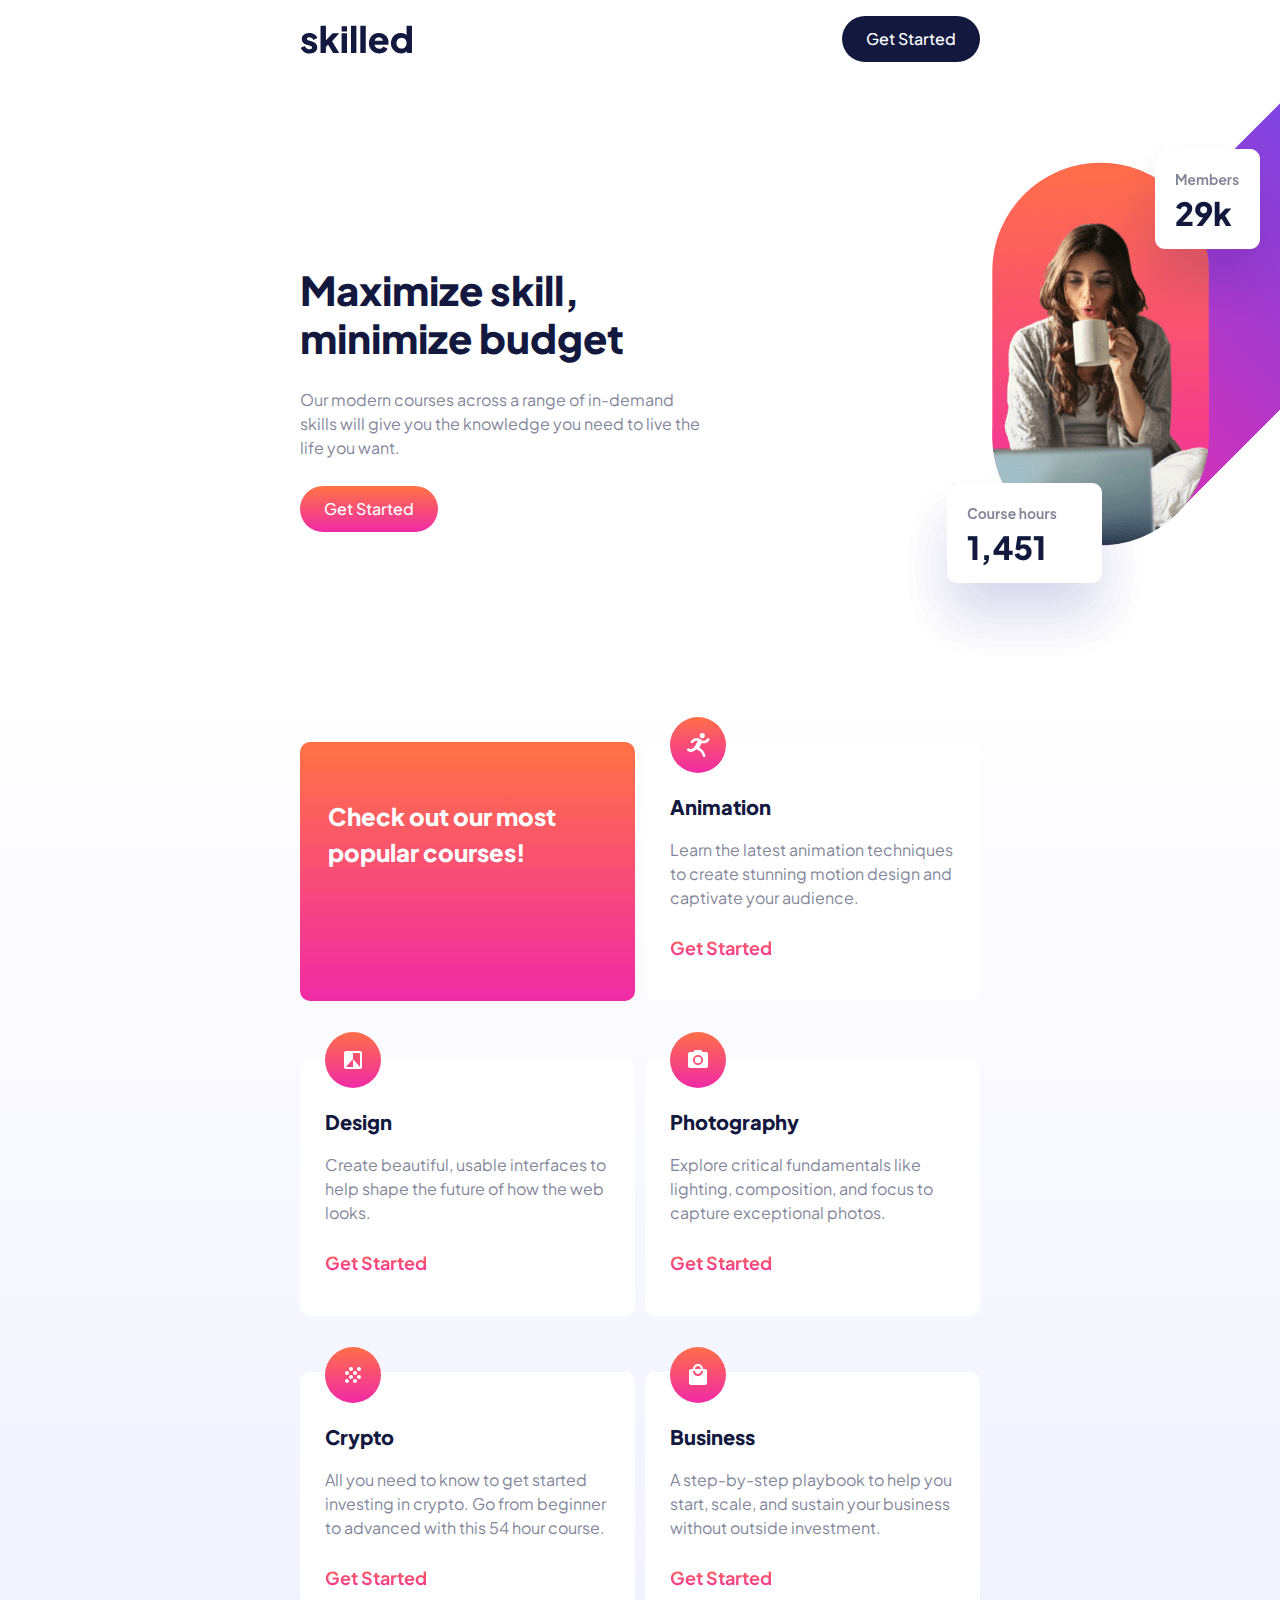
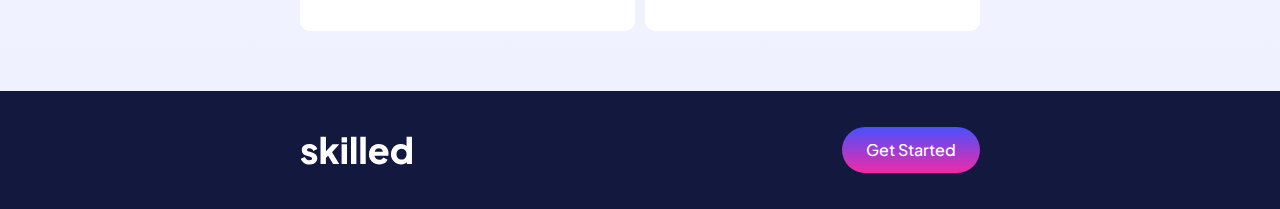
<file: index.html>
<!DOCTYPE html>
<html lang="en">
<head>
  <meta charset="UTF-8">
  <meta name="viewport" content="width=device-width, initial-scale=1.0">
  <link rel="icon" type="image/png" sizes="32x32" href="./assets/favicon-32x32.png">
  <link rel="stylesheet" href="/styles/style.css">
  <script src="https://cdnjs.cloudflare.com/ajax/libs/gsap/3.11.3/gsap.min.js" integrity="sha512-gmwBmiTVER57N3jYS3LinA9eb8aHrJua5iQD7yqYCKa5x6Jjc7VDVaEA0je0Lu0bP9j7tEjV3+1qUm6loO99Kw==" crossorigin="anonymous" referrerpolicy="no-referrer" defer></script>
  <script src="/js/app.js" defer></script>
  <title>Skilled e-learning landing page</title>
</head>
<body>
  <main>
  <div class="wrapper">
    <div class="container">
      <header>
        <nav class="nav">
          <a href="#" class="nav-logo">
            <img class="logo-dark" src="/assets/logo-dark.svg" alt="Skilled company logo">
          </a>
          <button class="btn btn-dark">Get Started</button>
        </nav>
      </header>
        <section class="hero-section">
          <div class="hero-section-content">
            <h1 class="hero-section-title">Maximize skill, minimize budget</h1>
            <p class="hero-section-text">Our modern courses across a range of in-demand skills will give you the knowledge you need to live the life you want.</p>
            <button class="btn btn-pink">Get Started</button>
          </div>
          <picture class="hero-image">
            <source srcset="/assets/image-hero-mobile.png" media="(max-width: 767px)">
            <source srcset="/assets/image-hero-tablet.png" media="(max-width: 1400px)">
            <img src="/assets/image-hero-desktop.png" alt="Lady drinking with company stat numbers surrounding her" class="hero-section-img">
          </picture>
        </section>
    </div>
  </div>
    <section class="courses-section">
      <div class="courses container">
        <div class="course-alert">
          <h2 class="course-alert-title">Check out our most popular courses!</h2>
        </div>
        <div class="course-card">
          <div class="course-icon">
            <img src="/assets/icon-animation.svg" alt="Figure running logo">
          </div>
          <h3 class="course-title">Animation</h3>
          <p class="course-text">Learn the latest animation techniques to create stunning motion design and captivate your audience.</p>
          <a href="" class="course-link">Get Started</a>
        </div>
        <div class="course-card">
          <div class="course-icon">
            <img src="/assets/icon-design.svg" alt="Design board logo">
          </div>
          <h3 class="course-title">Design</h3>
          <p class="course-text">Create beautiful, usable interfaces to help shape the future of how the web looks.</p>
          <a href="" class="course-link">Get Started</a>
        </div>
        <div class="course-card">
          <div class="course-icon">
            <img src="/assets/icon-photography.svg" alt="Camera logo">
          </div>
          <h3 class="course-title">Photography</h3>
          <p class="course-text">Explore critical fundamentals like lighting, composition, and focus to capture exceptional photos.</p>
          <a href="" class="course-link">Get Started</a>
        </div>
        <div class="course-card">
          <div class="course-icon">
            <img src="/assets/icon-crypto.svg" alt="Crypto dots logo">
          </div>
          <h3 class="course-title">Crypto</h3>
          <p class="course-text">All you need to know to get started investing in crypto. Go from beginner to advanced with this 54 hour course.</p>
          <a href="" class="course-link">Get Started</a>
        </div>
        <div class="course-card">
          <div class="course-icon">
            <img src="/assets/icon-business.svg" alt="Business suitcase logo">
          </div>
          <h3 class="course-title">Business</h3>
          <p class="course-text">A step-by-step playbook to help you start, scale, and sustain your business without outside investment.</p>
          <a href="#" class="course-link">Get Started</a>
        </div>
      </div>
    </section>
  </main>
  <footer>
    <div class="nav container">
      <a href="#" class="nav-logo">
        <img class="logo-light" src="/assets/logo-light.svg" alt="#">
      </a>
      <button class="btn btn-purple">Get Started</button>
    </div>
  </footer>
</body>
</html>
</file>
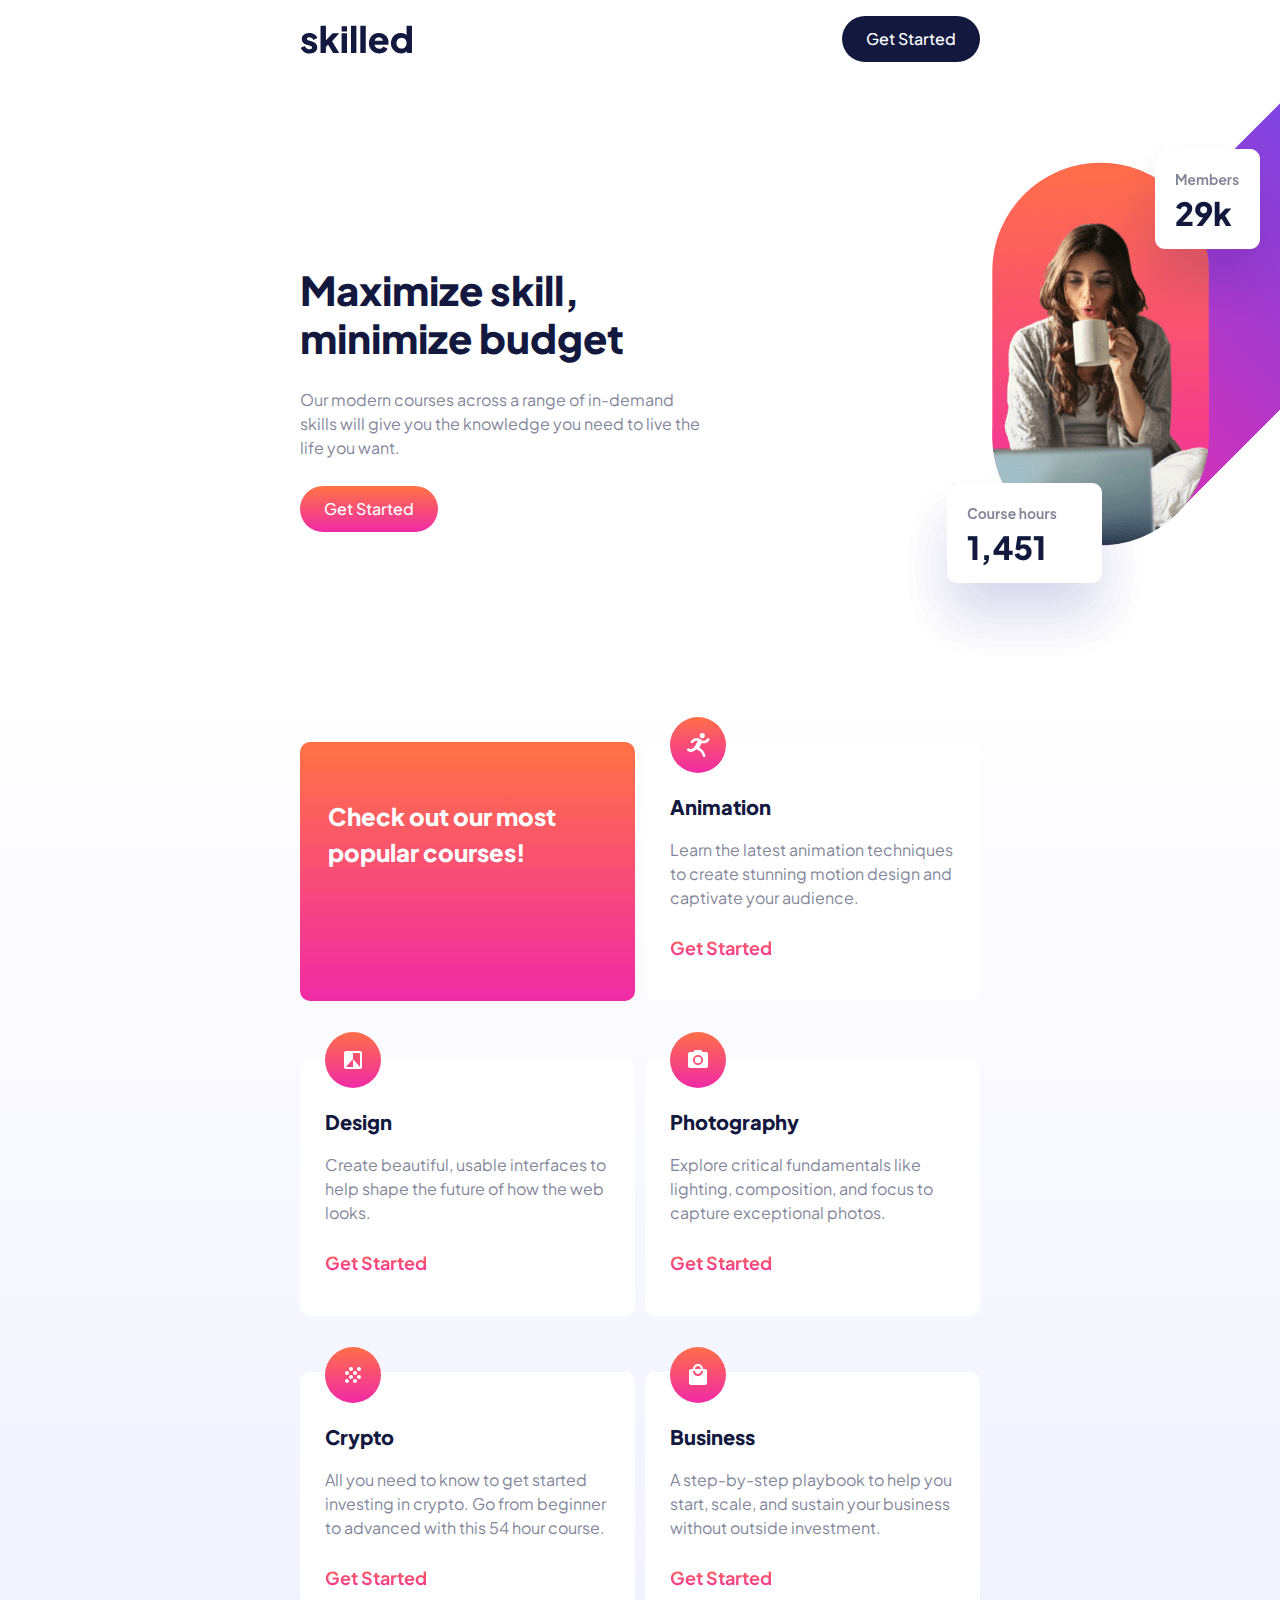
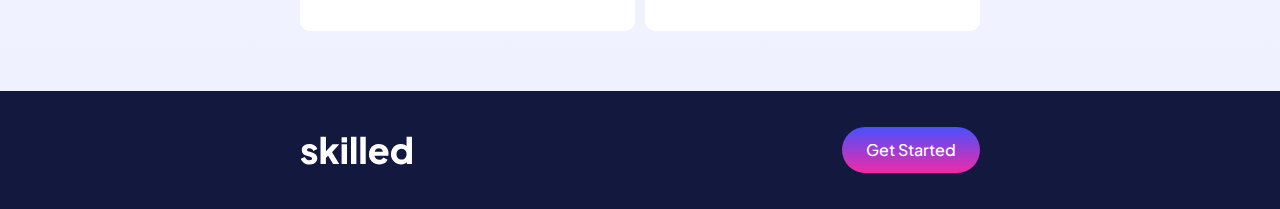
<file: starter-code/index.html>
<!DOCTYPE html>
<html lang="en">
<head>
  <meta charset="UTF-8">
  <meta name="viewport" content="width=device-width, initial-scale=1.0">
  <link rel="icon" type="image/png" sizes="32x32" href="./assets/favicon-32x32.png">
  <link rel="stylesheet" href="./styles/style.css">
  <script src="https://cdnjs.cloudflare.com/ajax/libs/gsap/3.11.3/gsap.min.js" integrity="sha512-gmwBmiTVER57N3jYS3LinA9eb8aHrJua5iQD7yqYCKa5x6Jjc7VDVaEA0je0Lu0bP9j7tEjV3+1qUm6loO99Kw==" crossorigin="anonymous" referrerpolicy="no-referrer" defer></script>
  <script src="./js/app.js" defer></script>
  <title>Skilled e-learning landing page</title>
</head>
<body>
  <main>
  <div class="wrapper">
    <div class="container">
      <header>
        <nav class="nav">
          <a href="#" class="nav-logo">
            <img class="logo-dark" src="./assets/logo-dark.svg" alt="Skilled company logo" class="logo">
          </a>
          <button class="btn btn-dark">Get Started</button>
        </nav>
      </header>
        <section class="hero-section">
          <div class="hero-section-content">
            <h1 class="hero-section-title">Maximize skill, minimize budget</h1>
            <p class="hero-section-text">Our modern courses across a range of in-demand skills will give you the knowledge you need to live the life you want.</p>
            <button class="btn btn-pink">Get Started</button>
          </div>
          <picture class="hero-image" role="img">
            <source srcset="./assets/image-hero-mobile.png" media="(max-width: 767px)">
            <source srcset="./assets/image-hero-tablet.png" media="(max-width: 1400px)">
            <img src="./assets/image-hero-desktop.png" alt="Lady drinking with company stat numbers surrounding her" class="hero-section-img">
          </picture>
        </section>
    </div>
  </div>
    <section class="courses-section">
      <div class="courses container">
        <div class="course-alert">
          <h2 class="course-alert-title">Check out our most popular courses!</h2>
        </div>
        <div class="course-card">
          <div class="course-icon">
            <img src="./assets/icon-animation.svg" alt="Figure running logo">
          </div>
          <h4 class="course-title">Animation</h4>
          <p class="course-text">Learn the latest animation techniques to create stunning motion design and captivate your audience.</p>
          <a href="" class="course-link">Get Started</a>
        </div>
        <div class="course-card">
          <div class="course-icon">
            <img src="./assets/icon-design.svg" alt="Design board logo">
          </div>
          <h4 class="course-title">Design</h4>
          <p class="course-text">Create beautiful, usable interfaces to help shape the future of how the web looks.</p>
          <a href="" class="course-link">Get Started</a>
        </div>
        <div class="course-card">
          <div class="course-icon">
            <img src="./assets/icon-photography.svg" alt="Camera logo">
          </div>
          <h4 class="course-title">Photography</h4>
          <p class="course-text">Explore critical fundamentals like lighting, composition, and focus to capture exceptional photos.</p>
          <a href="" class="course-link">Get Started</a>
        </div>
        <div class="course-card">
          <div class="course-icon">
            <img src="./assets/icon-crypto.svg" alt="Crypto dots logo">
          </div>
          <h4 class="course-title">Crypto</h4>
          <p class="course-text">All you need to know to get started investing in crypto. Go from beginner to advanced with this 54 hour course.</p>
          <a href="" class="course-link">Get Started</a>
        </div>
        <div class="course-card">
          <div class="course-icon">
            <img src="./assets/icon-business.svg" alt="Business suitcase logo">
          </div>
          <h4 class="course-title">Business</h4>
          <p class="course-text">A step-by-step playbook to help you start, scale, and sustain your business without outside investment.</p>
          <a href="#" class="course-link">Get Started</a>
        </div>
      </div>
    </section>
  </main>
  <footer>
    <nav class="nav container">
      <a href="#" class="nav-logo">
        <img class="logo-light" src="./assets/logo-light.svg" alt="#" class="logo">
      </a>
      <button class="btn btn-purple">Get Started</button>
    </nav>
  </footer>
</body>
</html>
</file>
<file: styles/style.css>
@import url('https://fonts.googleapis.com/css2?family=Plus+Jakarta+Sans:wght@500;700;800&display=swap');

:root {
    --clr-primary-lg-pink: linear-gradient(0deg, rgba(240,42,166,1) 0%, rgba(255,111,72,1) 95%);
    --clr-primary-lg-purple: linear-gradient(0deg, rgba(240,42,166,1) 0%, rgba(72,81,255,1) 100%);
    --clr-primary-pink: #F74780;
    --clr-primary-light-pink: #FFA7C3;

    --clr-neutral-lg-w: linear-gradient(0deg, rgba(240,241,255,1) 0%, rgba(255,255,255,1) 100%);
    --clr-neutral-db: #13183F;
    --clr-neutral-gb: #666CA3;
    --clr-neutral-lg: #83869A;
    --clr-neutral-w: #ffffff;

    --ff: 'Plus Jakarta Sans', sans-serif;
    --fs-h-xl: 5.6rem;
    --fs-h-l: 4rem;
    --fs-h-ml: 3.2rem;
    --fs-h-sl: 2.4rem;
    --fs-h-ex-sl: 2rem;
    --fs-b-m: 1.8rem;
    --fs-b-s: 1.6rem;
    --fw-m: 500;
    --fw-b: 700;
    --fw-eb: 800;
}

*, *::before, *::after {
    box-sizing: border-box;
}

  * {
    margin: 0;
    padding: 0;
}

  html {
    font-size: 62.5%;
}

  html, body {
    height: 100%;
}

  body {
    font-family: var(--ff);
    font-size: var(--fs-b-s);
    line-height: 1.5;
}

  img, picture, video, canvas, svg {
    display: block;
    max-width: 100%;
}

  input, button, textarea, select {
    font: inherit;
}

  p, h1, h2, h3, h4, h5, h6 {
    overflow-wrap: break-word;
}

h1, h3 {
    color: var(--clr-neutral-db);
}

p {
    color: var(--clr-neutral-lg);
}

.wrapper {
    position: relative;
    overflow: hidden;
}

.container {
    max-width: 92%;
    margin-inline: auto;
}

header {
    padding: 1.6rem 0;
    margin-bottom: 3.8rem;
}

.nav {
    display: flex;
    align-items: center;
    justify-content: space-between;
    z-index: 99;
    position: relative;
}

.btn {
    border: none;
    border-radius: 28px;
    cursor: pointer;
    padding: 1.1rem 2.4rem;
    font-weight: var(--fw-m);
    color: var(--clr-neutral-w);
    transition: all .2s ease-in-out;
}

.btn-dark {
    background: var(--clr-neutral-db);
}

.btn-pink {
    background: var(--clr-primary-lg-pink);
}

.btn-purple {
    background: var(--clr-primary-lg-purple);
}

.hero-section-content {
    margin-bottom: 4.6rem;
}

.hero-section-title {
    font-weight: var(--fw-eb);
    line-height: 1.2;
    font-size: var(--fs-h-l);
    margin-bottom: 2.6rem;
}

.hero-section-text {
    margin-bottom: 2.6rem;
}

.courses-section {
    background: var(--clr-neutral-lg-w);
    padding: 6rem 0;
}

.course-alert {
    background: var(--clr-primary-lg-pink);
    padding: 2.4rem 2.8rem;
    border-radius: 10px;
    margin-bottom: 4rem;
}

.course-alert-title {
    font-size: var(--fs-h-sl);
    font-weight: var(--fw-eb);
    color: var(--clr-neutral-w);
}

.course-card {
    position: relative;
    display: flex;
    flex-direction: column;
    justify-content: space-between;
    background: var(--clr-neutral-w);
    border-radius: 10px;
    padding: 0 2.5rem 4rem;
}

.course-card:not(:last-child) {
    margin-bottom: 4rem;
}

.course-icon {
    position: absolute;
    top: -25px;

}

.course-title {
    font-weight: var(--fw-eb);
    font-size: var(--fs-h-ex-sl);
    padding-top: 5rem;
    padding-bottom: 1.6rem;
}

.course-text {
    padding-bottom: 2.4rem;
}

.course-link {
    font-size: var( --fs-b-m);
    font-weight: var(--fw-b);
    text-decoration: none;
    background-image: var(--clr-primary-lg-pink);
    background-clip: text;
    -webkit-background-clip: text;
    color: transparent;
}

footer {
    padding: 3.6rem 1.6rem;
    background: var(--clr-neutral-db);
}

@media (min-width: 768px) {
    img, picture, video, canvas, svg {
        max-width: none;
    }

    .container {
        max-width: 68rem;
        margin-inline: auto;
    }

    .hero-section {
        display: flex;
        align-items: center;
        min-height: 50vh;
        padding: 15rem 0;
    }

    .hero-section-content {
        margin-bottom: 0;
        max-width: 40rem;
    }

    .hero-image {
        position: absolute;
        top: -5.213rem;
        right: -30.771rem;
    }

    .courses {
        display: grid;
        grid-template-columns: repeat(2, 1fr);
        row-gap: 5.6rem;
        column-gap: 1rem;
    }

    .course-alert {
        margin-bottom: 0;
        padding: 5.6rem 2.8rem;
    }

    .course-card:not(:last-child) {
        margin-bottom: 0;
    }
}

@media (min-width: 1400px) {
    img, picture, video, canvas, svg {
        max-width: none;
    }

    body {
        font-size: var(--fs-b-m);
    }
    .container {
        max-width: 111rem;
        margin-inline: auto;
    }

    .btn-dark:hover {
        background-color: #666CA3;
    }
    
    .btn-pink:hover,
    .btn-purple:hover {
    opacity: .5;
    }

    .hero-section-content {
        margin-bottom: 0;
        max-width: 45.7rem;
    }

    .hero-image {
        position: absolute;
        top: -15.213rem;
        right: -30.771rem;
    }

    .courses {
        grid-template-columns: repeat(3, 1fr);
        row-gap: 5.6rem;
        column-gap: 3rem;
    }

    .course-alert-title {
        font-size: var(--fs-h-ml);
        max-width: 28rem;
    }

    .course-title {
        font-size: var(--fs-h-sl);
    }

    .course-link:hover {
        color: var(--clr-primary-light-pink);
    }    

    .hero-section-title {
        font-size: var(--fs-h-xl);
    }

    .hero-section-text {
        font-size: var(--fs-b-m);
    }

}
</file>
<file: starter-code/styles/style.css>
@import url('https://fonts.googleapis.com/css2?family=Plus+Jakarta+Sans:wght@500;700;800&display=swap');

:root {
    --clr-primary-lg-pink: linear-gradient(0deg, rgba(240,42,166,1) 0%, rgba(255,111,72,1) 95%);
    --clr-primary-lg-purple: linear-gradient(0deg, rgba(240,42,166,1) 0%, rgba(72,81,255,1) 100%);
    --clr-primary-pink: #F74780;
    --clr-primary-light-pink: #FFA7C3;

    --clr-neutral-lg-w: linear-gradient(0deg, rgba(240,241,255,1) 0%, rgba(255,255,255,1) 100%);
    --clr-neutral-db: #13183F;
    --clr-neutral-gb: #666CA3;
    --clr-neutral-lg: #83869A;
    --clr-neutral-w: #ffffff;

    --ff: 'Plus Jakarta Sans', sans-serif;
    --fs-h-xl: 5.6rem;
    --fs-h-l: 4rem;
    --fs-h-ml: 3.2rem;
    --fs-h-sl: 2.4rem;
    --fs-h-ex-sl: 2rem;
    --fs-b-m: 1.8rem;
    --fs-b-s: 1.6rem;
    --fw-m: 500;
    --fw-b: 700;
    --fw-eb: 800;
}

*, *::before, *::after {
    box-sizing: border-box;
}

  * {
    margin: 0;
    padding: 0;
}

  html {
    font-size: 62.5%;
}

  html, body {
    height: 100%;
}

  body {
    font-family: var(--ff);
    font-size: var(--fs-b-s);
    line-height: 1.5;
}

  img, picture, video, canvas, svg {
    display: block;
    max-width: 100%;
}

  input, button, textarea, select {
    font: inherit;
}

  p, h1, h2, h3, h4, h5, h6 {
    overflow-wrap: break-word;
}

h1, h4 {
    color: var(--clr-neutral-db);
}

p {
    color: var(--clr-neutral-lg);
}

.wrapper {
    position: relative;
    overflow: hidden;
}

.container {
    max-width: 92%;
    margin-inline: auto;
}

header {
    padding: 1.6rem 0;
    margin-bottom: 3.8rem;
}

nav {
    display: flex;
    align-items: center;
    justify-content: space-between;
    z-index: 99;
    position: relative;
}

.btn {
    border: none;
    border-radius: 28px;
    cursor: pointer;
    padding: 1.1rem 2.4rem;
    font-weight: var(--fw-m);
    color: var(--clr-neutral-w);
    transition: all .2s ease-in-out;
}

.btn-dark {
    background: var(--clr-neutral-db);
}

.btn-pink {
    background: var(--clr-primary-lg-pink);
}

.btn-purple {
    background: var(--clr-primary-lg-purple);
}

.hero-section-content {
    margin-bottom: 4.6rem;
}

.hero-section-title {
    font-weight: var(--fw-eb);
    line-height: 1.2;
    font-size: var(--fs-h-l);
    margin-bottom: 2.6rem;
}

.hero-section-text {
    margin-bottom: 2.6rem;
}

.courses-section {
    background: var(--clr-neutral-lg-w);
    padding: 6rem 0;
}

.course-alert {
    background: var(--clr-primary-lg-pink);
    padding: 2.4rem 2.8rem;
    border-radius: 10px;
    margin-bottom: 4rem;
}

.course-alert-title {
    font-size: var(--fs-h-sl);
    font-weight: var(--fw-eb);
    color: var(--clr-neutral-w);
}

.course-card {
    position: relative;
    display: flex;
    flex-direction: column;
    justify-content: space-between;
    background: var(--clr-neutral-w);
    border-radius: 10px;
    padding: 0 2.5rem 4rem;
}

.course-card:not(:last-child) {
    margin-bottom: 4rem;
}

.course-icon {
    position: absolute;
    top: -25px;

}

.course-title {
    font-weight: var(--fw-eb);
    font-size: var(--fs-h-ex-sl);
    padding-top: 5rem;
    padding-bottom: 1.6rem;
}

.course-text {
    padding-bottom: 2.4rem;
}

.course-link {
    font-size: var( --fs-b-m);
    font-weight: var(--fw-b);
    text-decoration: none;
    background-image: var(--clr-primary-lg-pink);
    background-clip: text;
    -webkit-background-clip: text;
    color: transparent;
}

footer {
    padding: 3.6rem 1.6rem;
    background: var(--clr-neutral-db);
}

@media (min-width: 768px) {
    img, picture, video, canvas, svg {
        max-width: none;
    }

    .container {
        max-width: 68rem;
        margin-inline: auto;
    }

    .hero-section {
        display: flex;
        align-items: center;
        min-height: 50vh;
        padding: 15rem 0;
    }

    .hero-section-content {
        margin-bottom: 0;
        max-width: 40rem;
    }

    .hero-image {
        position: absolute;
        top: -5.213rem;
        right: -30.771rem;
    }

    .courses {
        display: grid;
        grid-template-columns: repeat(2, 1fr);
        row-gap: 5.6rem;
        column-gap: 1rem;
    }

    .course-alert {
        margin-bottom: 0;
        padding: 5.6rem 2.8rem;
    }

    .course-card:not(:last-child) {
        margin-bottom: 0;
    }
}

@media (min-width: 1400px) {
    img, picture, video, canvas, svg {
        max-width: none;
    }

    body {
        font-size: var(--fs-b-m);
    }
    .container {
        max-width: 111rem;
        margin-inline: auto;
    }

    .btn-dark:hover {
        background-color: #666CA3;
    }
    
    .btn-pink:hover,
    .btn-purple:hover {
    opacity: .5;
    }

    .hero-section-content {
        margin-bottom: 0;
        max-width: 45.7rem;
    }

    .hero-image {
        position: absolute;
        top: -15.213rem;
        right: -30.771rem;
    }

    .courses {
        grid-template-columns: repeat(3, 1fr);
        row-gap: 5.6rem;
        column-gap: 3rem;
    }

    .course-alert-title {
        font-size: var(--fs-h-ml);
        max-width: 28rem;
    }

    .course-title {
        font-size: var(--fs-h-sl);
    }

    .course-link:hover {
        color: var(--clr-primary-light-pink);
    }    

    .hero-section-title {
        font-size: var(--fs-h-xl);
    }

    .hero-section-text {
        font-size: var(--fs-b-m);
    }

}
</file>
